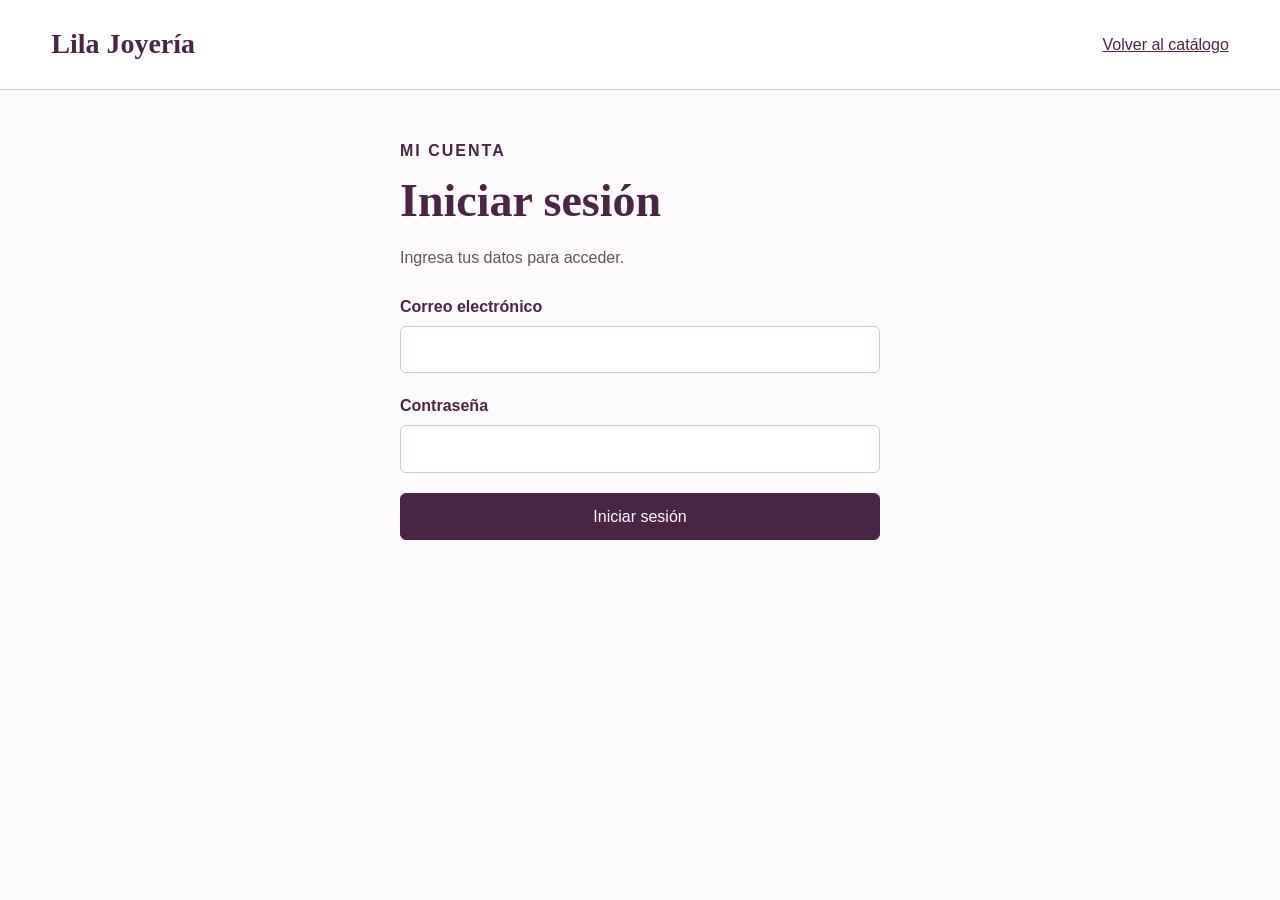
<file: src/main/webapp/cliente-app/login.html>
<!DOCTYPE html>
<html lang="es">
<head>
    <meta charset="UTF-8">
    <meta name="viewport" content="width=device-width, initial-scale=1.0">
    <meta name="api-base-url" content="../api/">

    <title>Iniciar sesión | Lila Joyería</title>

    <link rel="stylesheet" href="styles.css?v=4">
    <script src="login.js?v=2" defer></script>
</head>
<body>
<header class="cabecera">
    <div class="contenedor cabecera-contenido">
        <a class="marca" href="index.html">Lila Joyería</a>
        <a class="enlace" href="index.html">Volver al catálogo</a>
    </div>
</header>

<main class="contenedor">
    <section class="acceso" aria-labelledby="tituloAcceso">
        <p class="subtitulo">Mi cuenta</p>
        <h1 id="tituloAcceso">Iniciar sesión</h1>
        <p>Ingresa tus datos para acceder.</p>

        <p
                id="mensajeLogin"
                class="mensaje"
                role="status"
                aria-live="polite"
                hidden
        ></p>

        <form id="formLogin" class="formulario-acceso">
            <div class="campo">
                <label for="email">Correo electrónico</label>
                <input
                        id="email"
                        name="email"
                        type="email"
                        autocomplete="username"
                        maxlength="100"
                        required
                >
            </div>

            <div class="campo">
                <label for="password">Contraseña</label>
                <input
                        id="password"
                        name="password"
                        type="password"
                        autocomplete="current-password"
                        maxlength="255"
                        required
                >
            </div>

            <button id="btnLogin" type="submit" class="boton">
                Iniciar sesión
            </button>
        </form>
    </section>
</main>
</body>
</html>
</file>
<file: src/main/webapp/cliente-app/styles.css>
:root {
    --lila: #4a2545;
    --lila-oscuro: #331a38;
    --fondo: #fcfafb;
    --borde: #d6c4d3;
    --texto: #665264;
}

* {
    box-sizing: border-box;
}

[hidden] {
    display: none !important;
}

body {
    margin: 0;
    background: var(--fondo);
    color: var(--texto);
    font-family: Arial, sans-serif;
    line-height: 1.6;
}

.contenedor {
    width: min(1180px, 92%);
    margin: 0 auto;
}

.cabecera {
    background: white;
    border-bottom: 1px solid var(--borde);
}

.cabecera-contenido {
    display: flex;
    justify-content: space-between;
    align-items: center;
    flex-wrap: wrap;
    gap: 16px;
    padding: 22px 0;
}

.marca {
    color: var(--lila);
    font-family: Georgia, serif;
    font-size: 28px;
    font-weight: bold;
    text-decoration: none;
}

.enlace {
    color: var(--lila);
}

.presentacion {
    padding: 48px 0 30px;
}

.subtitulo {
    margin: 0;
    color: var(--lila);
    font-weight: bold;
    letter-spacing: 2px;
    text-transform: uppercase;
}

h1,
h2,
h3 {
    color: var(--lila);
    font-family: Georgia, serif;
}

h1 {
    margin: 10px 0;
    font-size: clamp(30px, 5vw, 46px);
    line-height: 1.2;
}

.panel-filtros {
    padding: 24px;
    background: white;
    border: 1px solid var(--borde);
    border-radius: 12px;
}

.filtros {
    display: flex;
    align-items: flex-end;
    flex-wrap: wrap;
    gap: 16px;
}

.campo {
    display: flex;
    flex: 1 1 220px;
    flex-direction: column;
    gap: 6px;
}

.campo label {
    color: var(--lila);
    font-weight: bold;
}

input,
select,
button {
    font: inherit;
}

input[type="search"],
select {
    width: 100%;
    min-height: 46px;
    padding: 10px 12px;
    color: var(--lila);
    background: var(--fondo);
    border: 1px solid var(--borde);
    border-radius: 6px;
}

:focus-visible {
    outline: 3px solid #906b89;
    outline-offset: 3px;
}

.campo-check {
    display: flex;
    align-items: center;
    gap: 8px;
    min-height: 46px;
}

.campo-check input {
    width: 18px;
    height: 18px;
    accent-color: var(--lila);
}

.boton {
    min-height: 46px;
    padding: 10px 18px;
    color: white;
    background: var(--lila);
    border: 1px solid var(--lila);
    border-radius: 6px;
    cursor: pointer;
}

.boton:hover {
    background: var(--lila-oscuro);
}

.boton-secundario {
    color: var(--lila);
    background: white;
}

.boton-secundario:hover {
    color: white;
}

.boton:disabled {
    opacity: 0.6;
    cursor: wait;
}

.mensaje {
    margin-top: 24px;
    padding: 14px 18px;
    border: 1px solid var(--borde);
    border-radius: 8px;
    background: #f0e6ef;
    color: var(--lila);
}

.mensaje.error {
    color: #79343e;
    background: #fbecef;
    border-color: #e6b8c0;
}

.mensaje.exito {
    color: #2d5837;
    background: #e2f0e5;
    border-color: #bad4c0;
}

.estado-carga {
    display: flex;
    justify-content: center;
    align-items: center;
    gap: 12px;
    padding: 36px;
}

.spinner {
    width: 28px;
    height: 28px;
    border: 3px solid var(--borde);
    border-top-color: var(--lila);
    border-radius: 50%;
    animation: girar 0.8s linear infinite;
}

@keyframes girar {
    to {
        transform: rotate(360deg);
    }
}

.cabecera-productos {
    display: flex;
    justify-content: space-between;
    align-items: center;
    flex-wrap: wrap;
    gap: 10px;
    margin-top: 28px;
}

.productos {
    display: grid;
    grid-template-columns: repeat(auto-fill, minmax(250px, 1fr));
    gap: 24px;
    padding-bottom: 48px;
}

.tarjeta {
    overflow: hidden;
    background: white;
    border: 1px solid #e9dfe7;
    border-radius: 12px;
    box-shadow: 0 4px 16px rgb(74 37 69 / 6%);
}

.tarjeta-imagen {
    display: flex;
    align-items: center;
    justify-content: center;
    aspect-ratio: 4 / 3;
    background: #f3edf2;
}

.tarjeta-imagen img {
    width: 100%;
    height: 100%;
    object-fit: cover;
}

.imagen-alternativa {
    padding: 24px;
    text-align: center;
}

.tarjeta-contenido {
    padding: 20px;
}

.tarjeta-categoria {
    margin: 0;
    font-size: 13px;
    text-transform: uppercase;
    letter-spacing: 1px;
}

.tarjeta h3 {
    margin: 8px 0;
    font-size: 23px;
}

.tarjeta-descripcion {
    margin: 10px 0;
}

.tarjeta-material {
    font-size: 14px;
}

.tarjeta-precio {
    margin: 14px 0;
    color: var(--lila);
    font-size: 24px;
    font-weight: bold;
}

.stock {
    display: inline-block;
    padding: 4px 10px;
    color: #2d5837;
    background: #e2f0e5;
    border-radius: 20px;
    font-size: 13px;
}

.stock.agotado {
    color: #79343e;
    background: #f5e1e4;
}

.sin-resultados {
    padding: 36px 20px;
    text-align: center;
    background: white;
    border: 1px dashed var(--borde);
    border-radius: 10px;
}

.pie {
    padding: 20px;
    text-align: center;
    border-top: 1px solid var(--borde);
}

@media (max-width: 600px) {
    .cabecera-contenido {
        justify-content: center;
    }

    .presentacion {
        padding-top: 32px;
    }

    .panel-filtros {
        padding: 18px;
    }

    .filtros > .boton {
        width: 100%;
    }

    .productos {
        grid-template-columns: 1fr;
    }
}

@media (prefers-reduced-motion: reduce) {
    .spinner {
        animation: none;
    }
}

.acceso {
    max-width: 480px;
    margin: 48px auto;
    padding-bottom: 40px;
}

.formulario-acceso {
    display: grid;
    gap: 20px;
    margin-top: 24px;
}

.formulario-acceso input {
    width: 100%;
    min-height: 46px;
    padding: 10px 12px;
    color: var(--lila);
    background: white;
    border: 1px solid var(--borde);
    border-radius: 6px;
}

.boton-detalle-rest {
    display: block;
    margin: 20px auto 0;
    padding: 10px 20px;
    border: 1px solid #4A2545;
    border-radius: 4px;
    background: #4A2545;
    color: #FFFFFF;
    font: inherit;
    cursor: pointer;
}

.boton-detalle-rest:hover {
    background: #331A38;
}

.boton-detalle-rest:focus-visible {
    outline: 3px solid #94708E;
    outline-offset: 3px;
}
</file>
